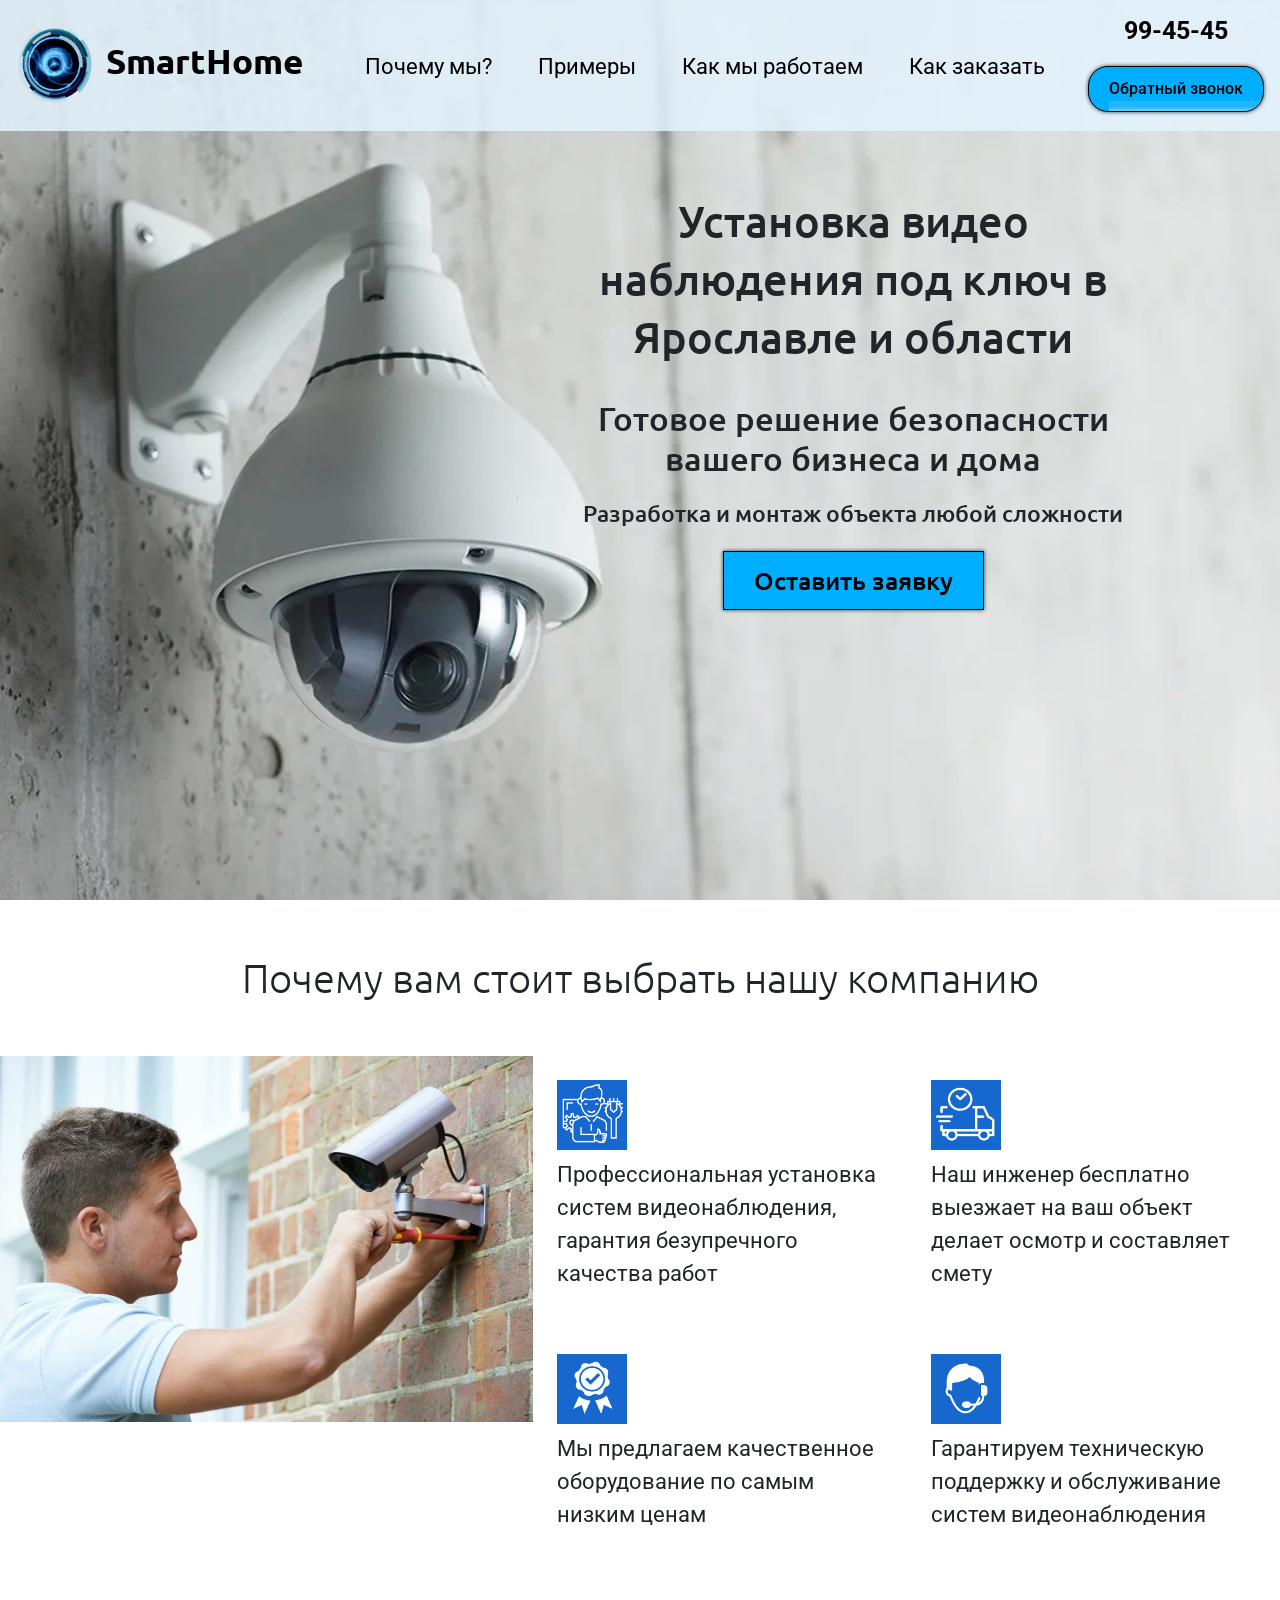
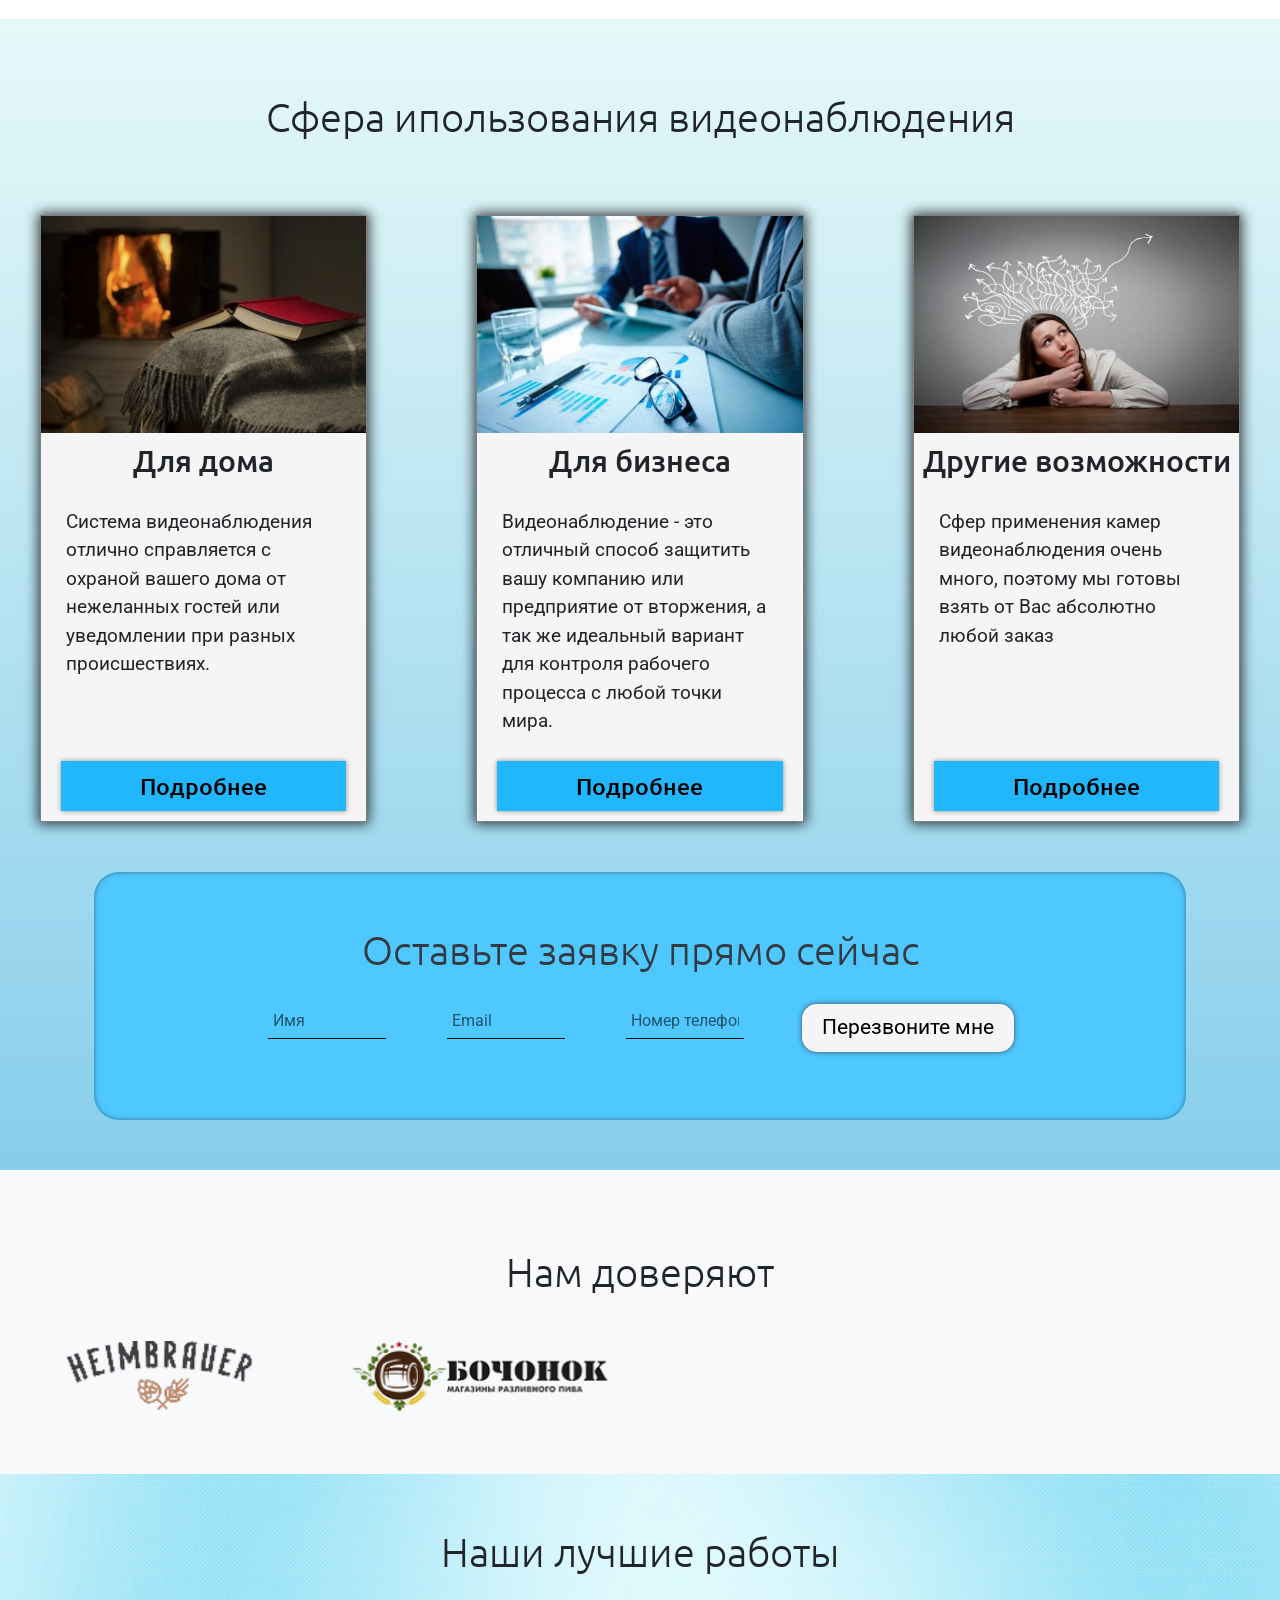
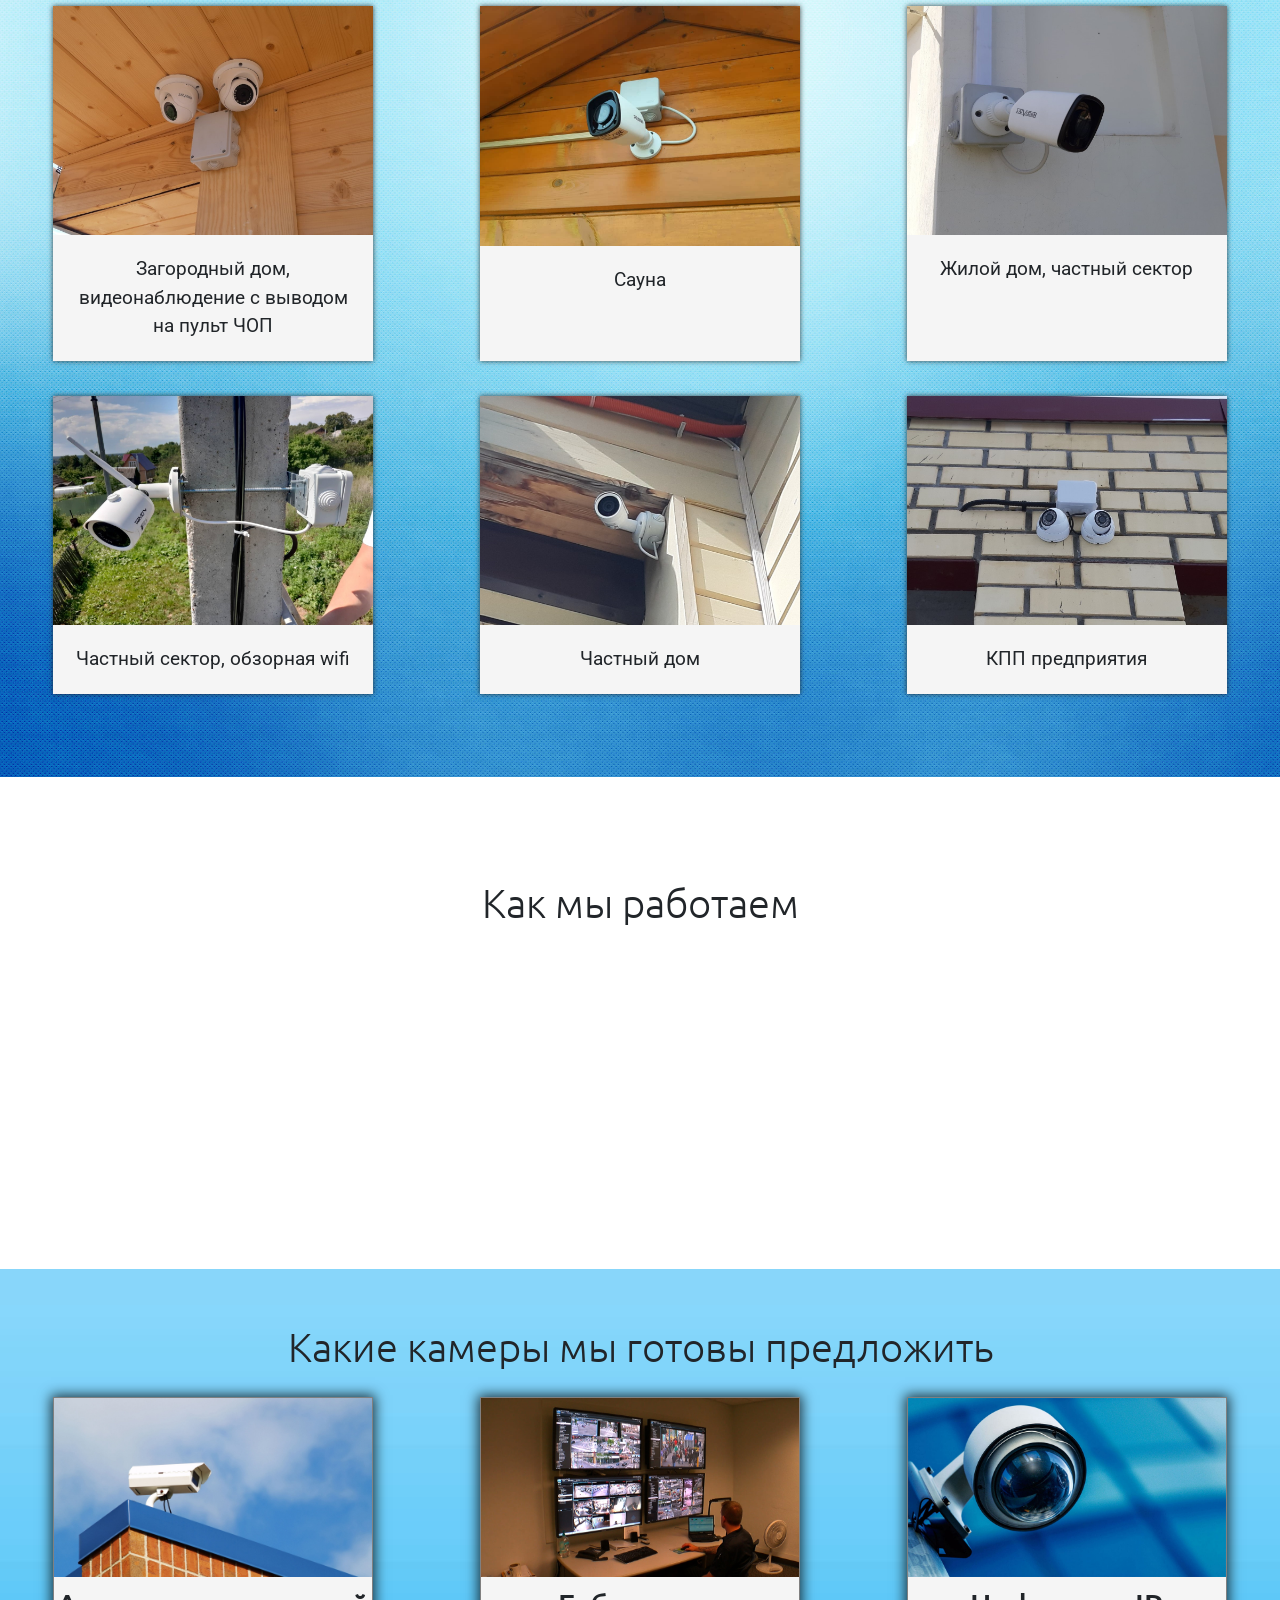
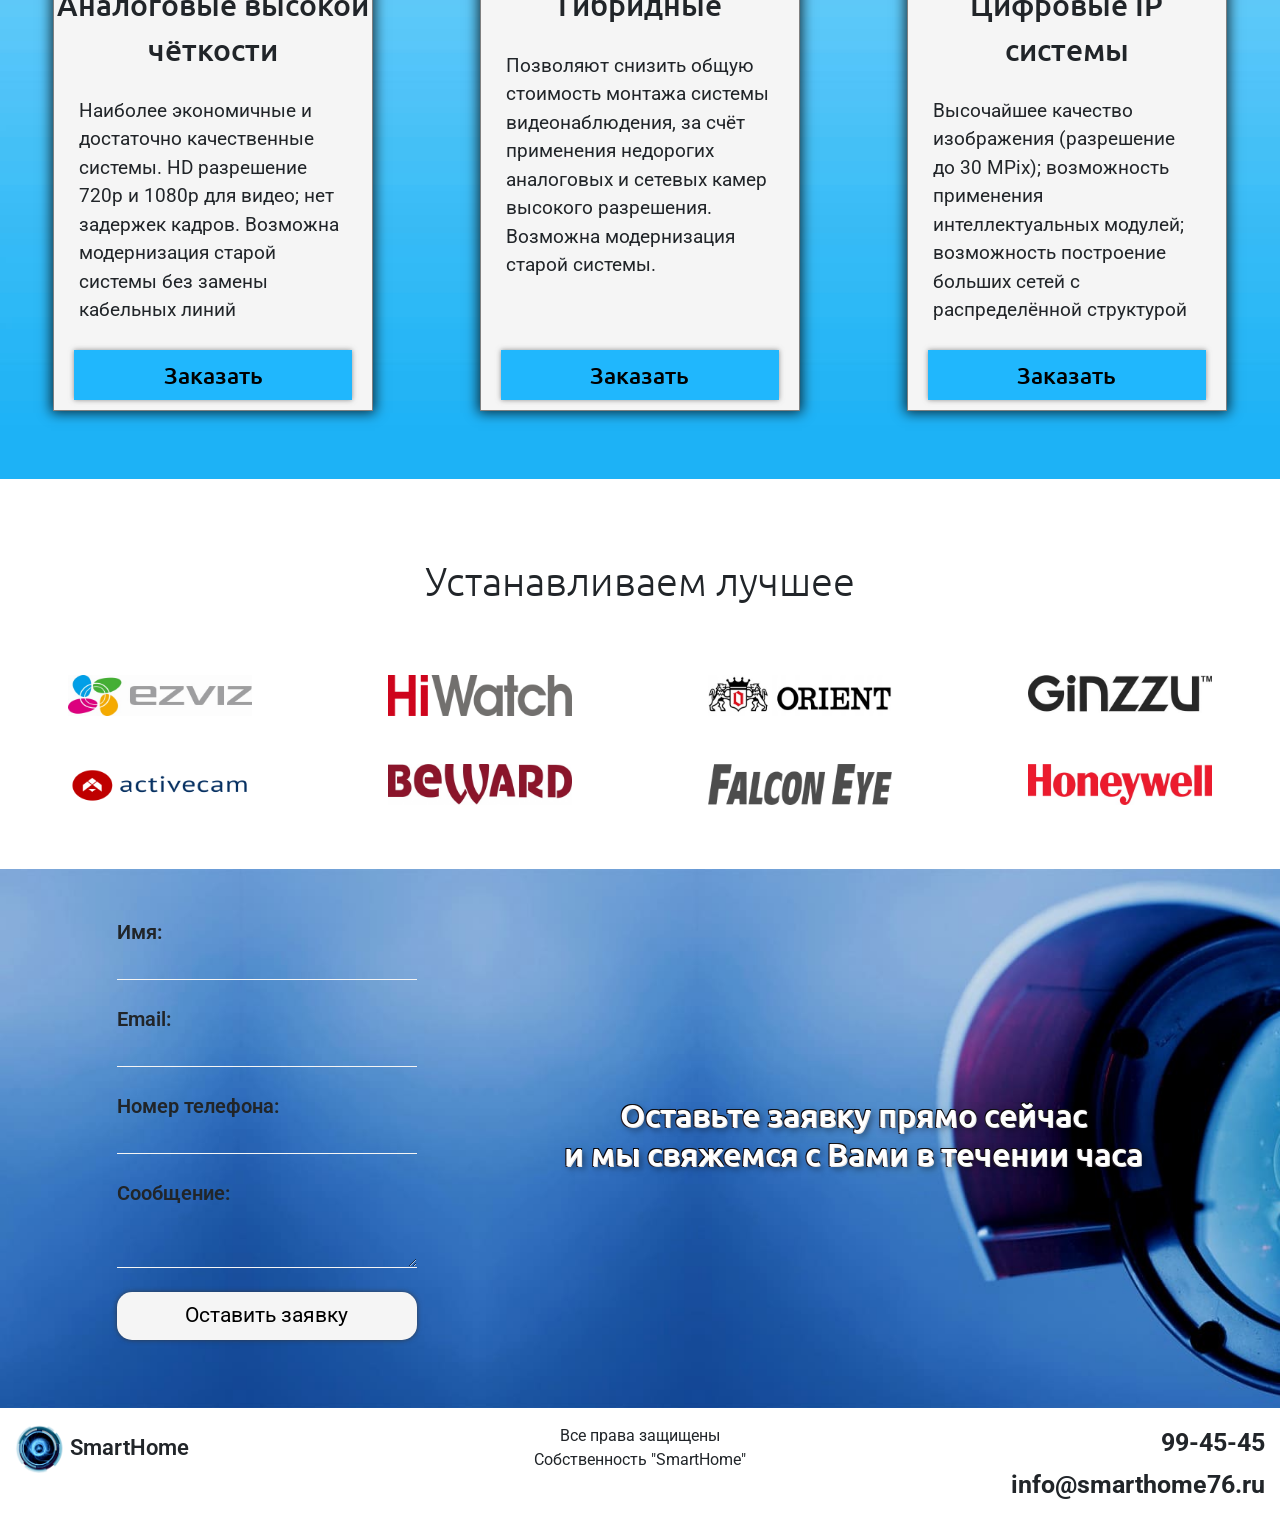
<file: index.html>
<!DOCTYPE html>
<html lang="en">
<head>
    <meta charset="UTF-8">
    <meta name="viewport" content="width=device-width, initial-scale=1.0">
    <meta http-equiv="X-UA-Compatible" content="ie=edge">
    <link rel="stylesheet" href="bootstrap/css/bootstrap.min.css">
    <link rel="stylesheet" href="style.css">
    <meta name="yandex-verification" content="1b8cf26444b8a616" />
    <title>Видеонаблюдение ярославль</title>
</head>
<body>

        <div class="modal fade" id="exampleModal" tabindex="-1" role="dialog" aria-labelledby="exampleModalLabel" aria-hidden="true">
            <div class="modal-dialog" role="document">
                <div class="modal-content">
                <div class="modal-header">
                    <h5 class="modal-title" id="exampleModalLabel">Обратный звонок</h5>
                    <button type="button" class="close" data-dismiss="modal" aria-label="Close">
                    <span aria-hidden="true">&times;</span>
                    </button>
                </div>
                <div class="modal-body">
                        <form id="formModal" action="mail.php" method="POST">
                            <label class="modalLabel" for="">
                                <input type="text" class="modalInput" placeholder="Имя" name="user_name">
                            </label>
                            <label class="modalLabel" for="">
                                <input type="text" class="modalInput" placeholder="Номер" name='user_phone'>
                            </label>
                            <label class="modalLabel" for="">
                                <input type="email" class="modalInput" placeholder="Email (по желанию)" name="user_email">
                            </label>
                        </form>
                        <small>*Все данные не сохраняются и не используются в будущем</small>
                </div>
                <div class="modal-footer pl-3">
                    <button type="button" class="btn btn-secondary" data-dismiss="modal">Закрыть</button>
                    <button type="submit" class="btn btn-primary" form="formModal">Отправить</button>
                </div>
                </div>
            </div>
        </div>

        <div class="modal fade" id="exampleModal1" tabindex="-1" role="dialog" aria-labelledby="exampleModalLabel" aria-hidden="true">
            <div class="modal-dialog" role="document">
                <div class="modal-content">
                <div class="modal-header">
                    <h5 class="modal-title" id="exampleModalLabel">Оставить заявку</h5>
                    <button type="button" class="close" data-dismiss="modal" aria-label="Close">
                    <span aria-hidden="true">&times;</span>
                    </button>
                </div>
                <div class="modal-body">
                        <form id="formModal1" action="mailFull.php" method="POST">
                            <label class="modalLabel" for="">
                                <input type="text" class="modalInput" placeholder="Имя" name="user_name">
                            </label>
                            <label class="modalLabel" for="">
                                <input type="text" class="modalInput" placeholder="Номер" name="user_phone">
                            </label>
                            <label class="modalLabel" for="">
                                <input type="email" class="modalInput" placeholder="Email (по желанию)" name="user_email">
                            </label>
                            <textarea type="text" class="modalInput mb-4" rows="2" placeholder="Текст сообщения" name="user_text"></textarea>
                        </form>
                        <small>*Все данные не сохраняются и не используются в будущем</small>
                </div>
                <div class="modal-footer pl-5">
                    <button type="button" class="btn btn-secondary" data-dismiss="modal">Закрыть</button>
                    <button type="submit" class="btn btn-primary" form="formModal1">Отправить</button>
                </div>
                </div>
            </div>
        </div>

    <nav class="navbar navbar-light navbar-expand-lg navbar-light fixed-top px-3 py-1" style="background-color: #e3f2fdda;">
        <a class="navbar-brand" style="color: black" href="#"><img class="navbarFoto" src="img/logo3.png" alt="Логотип">SmartHome</a>
        <button class="navbar-toggler" type="button" data-toggle="collapse" data-target="#navbarText" aria-controls="navbarText" aria-expanded="false" aria-label="Toggle navigation">
            <span class="navbar-toggler-icon"></span>
        </button>
        <div class="collapse navbar-collapse ml-2" id="navbarText">
            <ul class="navbar-nav mr-auto mb-2" id="menu">
                <a class="nav-link" href="#about">Почему мы?</a>
                <a class="nav-link" href="#job">Примеры</a>
                <a class="nav-link" href="#price">Как мы работаем</a>
                <a class="nav-link" href="#fonForm">Как заказать</a>
            </ul>
            <div class="navbar-text text-center">
                <p class="number">99-45-45</p>
                <div class="myBtn navBtn" data-toggle="modal" data-target="#exampleModal">Обратный звонок <div class="line"><div class="lineIn1"></div><div class="lineIn2"></div></div></div>
            </div>
        </div>
    </nav>

    <div class="container-fluid" id="header">
        <div class="row">
            <div class="col-md-5 col-sm-5 col-0">

            </div>
            <div class="col-md-6 col-sm-7 col-12 text-center pt-5 mt-5">
                <div id="mainTitle"><h1 class="pt-5 mt-5 pb-4">Установка видео<wbr>наблюдения под ключ в Ярославле и области</h1>
                <h3>Готовое решение безопасности вашего бизнеса и дома</h3>
                <h5>Разработка и монтаж объекта любой сложности</h5>
                <p class="myBtn mainBlock" data-toggle="modal" data-target="#exampleModal1">Оставить заявку</p></div>
            </div>

        </div>
    </div>

    <div class="container-fluid py-5" id="about">
        <div class="row justify-content-center pb-5 titleSection text-center">
            Почему вам стоит выбрать нашу компанию
        </div>
        <div class="row">
            <div class="col-md-5 p-0">
                <img src="img/AboutUs.jpg" width="100%" alt="">
                <span id="target1"></span>
            </div>
            <div class="col-md-7">
                <div class="row">
                    <div class="col-md-6 text-left p-4 blockLeft">
                        <img src="img/why1.jpg" alt="" class="" width="70px" height="70px">
                        <p class="whyText">Профессиональная установка систем видеонаблюдения, гарантия безупречного качества работ</p>
                    </div>
                    <div class="col-md-6 text-left p-4 blockLeft">
                        <img src="img/why2.jpg" alt="" class="" width="70px" height="70px">
                        <p class="whyText">Наш инженер бесплатно выезжает на ваш объект делает осмотр и составляет смету</p>
                    </div>
                </div>
                <div class="row">
                    <div class="col-md-6 text-left p-4 blockLeft">
                        <img src="img/why3.jpg" alt="" class="" width="70px" height="70px">
                        <p class="whyText">Мы предлагаем качественное оборудование по самым низким ценам</p>
                    </div>
                    <div class="col-md-6 text-left p-4 blockLeft">
                        <img src="img/why4.jpg" alt="" class="" width="70px" height="70px">
                        <p class="whyText">Гарантируем техническую поддержку и обслуживание систем видеонаблюдения</p>
                    </div>
                </div>
                </div>
            </div>
        </div>
    </div>

    <div class="container-fluid placeInclude">
        <div class="row justify-content-center py-5 titleSection text-center">
            Сфера ипользования видео<wbr>наблюдения
        </div>
        <div class="row justify-content-around">
                <div class="col-xl-3 blockSpecially p-0">
                    <span id="target2"></span>
                    <img src="img/spec.jpg" alt="" width="100%">
                    <div class="SpeciallyTitle">
                        Для дома
                    </div>
                    <div class="SpeciallyText">
                        Система видеонаблюдения отлично справляется с охраной вашего дома от нежеланных гостей или уведомлении при разных происшествиях.
                    </div>
                    <a class="SpecBottom mt-auto" href="#fonForm">Подробнее</a>
                </div>
                <div class="col-xl-3 blockSpecially p-0">
                    <img src="img/spec1.jpg" alt="" width="100%">
                    <div class="SpeciallyTitle">
                        Для бизнеса
                    </div>
                    <div class="SpeciallyText">
                        Видеонаблюдение - это отличный способ защитить вашу компанию или предприятие от вторжения, а так же идеальный вариант для контроля рабочего процесса с любой точки мира.
                    </div>
                    <a class="SpecBottom mt-auto" href="#fonForm">Подробнее</a>
                </div>
                <div class="col-xl-3 blockSpecially p-0">
                    <img src="img/spec2.jpg" alt="" width="100%">
                    <div class="SpeciallyTitle">
                        Другие возможности
                    </div>
                    <div class="SpeciallyText">
                        Сфер применения камер видеонаблюдения очень много, поэтому мы готовы взять от Вас абсолютно любой заказ
                    </div>
                    <a class="SpecBottom mt-auto" href="#fonForm">Подробнее</a>
                </div>
        </div>
        <div class="row justify-content-center">
            <div class="col-md-10 formBlock py-5">
                <div class="row justify-content-center titleSection text-dark pb-4 text-center">
                    Оставьте заявку прямо сейчас
                </div>
                <div class="row">
                    <div class="col-md-12">
                        <form method="POST" action="mail.php">
                            <div class="form-row justify-content-center">
                                <div class="col-md-2 text-center">
                                <input type="text" class="formPole" placeholder="Имя" name="user_name">
                                </div>
                                <div class="col-md-2 text-center">
                                <input type="email" class="formPole" placeholder="Email" name="user_email">
                                </div>
                                <div class="col-md-2 text-center">
                                <input type="number" class="formPole" placeholder="Номер телефона" name="user_phone">
                                </div>
                                <div class="col-md-3 text-center">
                                <button class="formBtn">Перезвоните мне</button>
                                </div>
                            </div>
                            </form>
                    </div>
                </div>
            </div>
        </div>
    </div>

    <div class="container-fluid bg-light py-5">
        <div class="row justify-content-center titleSection py-4 text-center">
            Нам доверяют
        </div>
        <div class="row justify-content-around">
            <div class="col-xl-3 col-sm-6 text-center blockPartner">
                <img src="img/apponent1.png" height="70px" alt="">
            </div>
            <div class="col-xl-3 col-sm-6 text-center blockPartner">
                <img src="img/apponent2.png" height="70px" alt="">
            </div>
            <div class="col-xl-3 col-sm-6 text-center blockPartner">
                <img src="img/apponent3.png" height="70px" alt="">
            </div>
            <div class="col-xl-3 col-sm-6 text-center blockPartner">
                <img src="img/apponent4.png" height="70px" alt="">
            </div>
            <span id="target3"></span>
        </div>
    </div>

    <div class="container-fluid py-5" id="job">
        <div class="row justify-content-center titleSection pb-4 text-center">
            Наши лучшие работы
        </div>
        <div class="row justify-content-around">
            <div class="col-md-3 blockJob">
                <div class="jobFoto">
                    <img src="img/jobs/1.jpg" width="100%" alt="">
                </div>
                <div class="jobText">
                    Загородный дом, видеонаблюдение с выводом на пульт ЧОП
                </div>
            </div>
            <div class="col-md-3 blockJob">
                <div class="jobFoto">
                    <img src="img/jobs/2.jpg" width="100%" alt="">
                </div>
                <div class="jobText">
                    Сауна
                </div>
            </div>
            <div class="col-md-3 blockJob">
                <div class="jobFoto">
                    <img src="img/jobs/3.jpg" width="100%" alt="">
                </div>
                <div class="jobText">
                    Жилой дом, частный сектор
                </div>
            </div>
        </div>
        <div class="row justify-content-around">
            <div class="col-md-3 blockJob">
                <div class="jobFoto">
                    <img src="img/jobs/4.jpg" width="100%" alt="">
                </div>
                <div class="jobText">
                    Частный сектор, обзорная wifi
                </div>
            </div>
            <div class="col-md-3 blockJob">
                <div class="jobFoto">
                    <img src="img/jobs/5.jpg" width="100%" alt="">
                </div>
                <div class="jobText">
                    Частный дом
                </div>
            </div>
            <div class="col-md-3 blockJob">
                <div class="jobFoto">
                    <img src="img/jobs/6.jpg" width="100%" alt="">
                </div>
                <div class="jobText">
                    КПП предприятия
                </div>
            </div>
        </div>
    </div>

    <div class="container-fluid py-5 pt-3" id="price">
        <div class="row justify-content-center titleSection py-5 text-center">
            Как мы работаем
        </div>
        <div class="row justify-content-around" id="steps">
                <div class="col-lg-1" id="stub">
                        &#160;<br>&#160;<br>&#160;<br>&#160;<br>&#160;<br>&#160;<br>&#160;<br>&#160;<br>&#160;<br>&#160;<br>
                    </div>
            <div class="colMini col-lg-2 col-6 text-center">
                <img src="img/steps/phone.svg" width="40%" alt="">
                <p class="stepText">Оставьте заявку на сайте или позвоните нам на прямую</p>
                <span class="colBlock" id="c0"></span>
            </div>
            <div class="colMini col-lg-2 col-6 text-center">
                <img src="img/steps/truck.svg" width="40%" alt="">
                <p class="stepText">Наши мастера бесплатно доедут до Вас для установки камер</p>
                <span class="colBlock" id="c1"></span>
            </div>
            <div class="colMini col-lg-2 col-6 text-center">
                <img src="img/steps/document.svg" width="40%" alt="">
                <p class="stepText">Предоставим полный и подробный прайс-лист для подписания</p>
                <span class="colBlock" id="c2"></span>
            </div>
            <div class="colMini col-lg-2 col-6 text-center">
                <img src="img/steps/prototype.svg" width="40%" alt="">
                <p class="stepText">В кратчайшее время проводим монтаж и настройку всего оборудования</p>
                <span class="colBlock" id="c3"></span>
            </div>
            <div class="colMini col-lg-2 col-6 text-center">
                <img src="img/steps/school.svg" width="40%" alt="">
                <p class="stepText">Покажем и научим пользоваться всем новым оборудованием</p>
                <span class="colBlock" id="c4"></span>
            </div>
            <div class="col-lg-1" id="stub2">
                &#160;<br>&#160;<br>&#160;<br>&#160;<br>&#160;<br>&#160;<br>&#160;<br>&#160;<br>&#160;<br>&#160;<br>
            </div>
        </div>
    </div>
    <span id="target4"> </span>

    <div class="container-fluid py-5" id="camers">
        <div class="row justify-content-center titleSection text-center">
            Какие камеры мы готовы предложить
        </div>
        <div class="row justify-content-around">
            <div class="col-xl-3 blockSpecially p-0">
                <img src="img/camera1.jpg" alt="" width="100%">
                <div class="SpeciallyTitle">
                    Аналоговые высокой чёткости
                </div>
                <div class="SpeciallyText">
                        Наиболее экономичные и достаточно качественные системы. HD разрешение 720р и 1080р для видео; нет задержек кадров. Возможна модернизация старой системы без замены кабельных линий
                </div>
                <a class="SpecBottom mt-auto" href="#fonForm">Заказать</a>
            </div>
            <div class="col-xl-3 blockSpecially p-0">
                <img src="img/camera2.jpg" alt="" width="100%">
                <div class="SpeciallyTitle">
                    Гибридные
                </div>
                <div class="SpeciallyText">
                        Позволяют снизить общую стоимость монтажа системы видеонаблюдения, за счёт применения недорогих аналоговых и сетевых камер высокого разрешения. Возможна модернизация старой системы.
                </div>
                <a class="SpecBottom mt-auto" href="#fonForm">Заказать</a>
            </div>
            <div class="col-xl-3 blockSpecially p-0">
                <img src="img/camera3.jpg" alt="" width="100%">
                <div class="SpeciallyTitle">
                    Цифровые IP системы
                </div>
                <div class="SpeciallyText">
                        Высочайшее качество изображения (разрешение до 30 MPix); возможность применения интеллектуальных модулей; возможность построение больших сетей с распределённой структурой
                </div>
                <a class="SpecBottom mt-auto" href="#fonForm">Заказать</a>
            </div>
        </div>
    </div>

    <div class="container-fluid py-5">
        <div class="row justify-content-center pt-4 pb-5 titleSection text-center">
            Устанавливаем лучшее
        </div>
        <div class="row justify-content-around">
            <div class="col-md-2 m-3">
                <img src="img/mark1.jpg" alt="" width="100%">
            </div>
            <div class="col-md-2 m-3">
                <img src="img/mark2.png" alt="" width="100%">
            </div>
            <div class="col-md-2 m-3">
                <img src="img/mark3.jpg" alt="" width="100%">
            </div>
            <div class="col-md-2 m-3">
                <img src="img/mark6.jpg" alt="" width="100%">
            </div>
        </div>
        <div class="row justify-content-around mt-3">
            <div class="col-md-2 m-3">
                <img src="img/mark7.png" alt="" width="100%">
            </div>
            <div class="col-md-2 m-3">
                <img src="img/mark8.jpg" alt="" width="100%">
            </div>
            <div class="col-md-2 m-3">
                <img src="img/mark5.png" alt="" width="100%">
            </div>
            <div class="col-md-2 m-3">
                <img src="img/mark10.jpg" alt="" width="100%">
            </div>
        </div>
    </div>

    <div class="container-fluid py-5" id="fonForm">
        <div class="row">
            <div class="col-md-1"></div>
            <div class="col-md-3 order-2" id="order">
                <form class="footerForm" action="mailFull.php" method="POST">
                    <div class="form-row flex-column">
                        <p class="mb-0 formText">Имя:</p>
                        <input type="text" class="formPole1 mb-4" name="user_name">
                        <p class="mb-0 formText">Email:</p>
                        <input type="text" class="formPole1 mb-4" name="user_email">
                        <p class="mb-0 formText">Номер телефона:</p>
                        <input type="text" class="formPole1 mb-4" name="user_phone">
                        <p class="mb-0 formText">Сообщение:</p>
                        <textarea class="formPole1 mb-4" name="user_text" rows="2"></textarea>
                        <button class="formBtn">Оставить заявку</button>
                    </div>
                </form>
                <span id="target5"></span>
            </div>
            <div class="col-md-8 order-3 text-center my-auto text-white footerTitle">
                <h2>Оставьте заявку прямо сейчас <br> и мы свяжемся с Вами в течении часа</h2>
            </div>
        </div>
    </div>

    <div class="container-fluid">
        <div class="row footer py-3">
            <div class="col-md-4 mb-3" id="footerLogo">
                <p class="footerBrand"><img src="img/logo3.png" width="50px" height="50px" alt=""> SmartHome</p>
            </div>
            <div class="col-md-4 text-center">
                <p>Все права защищены</p>
                <p>Собственность "SmartHome"</p>
            </div>
            <div class="col-md-4 text-right footerContact">
                <p>99-45-45</p>
                <p>info@smarthome76.ru</p>
            </div>
        </div>
    </div>
    <script src="jquery-1.11.0.js"></script>
    <script src="bootstrap/js/bootstrap.min.js"></script>
    <script>
        let flagColor = true;
$('.navbar-toggler').click(function (e) { 
    if (!flagColor){
        document.querySelector('.navbar-light').style.backgroundColor = "#e3f2fdda";
        flagColor = !flagColor;
    }else{
        document.querySelector('.navbar-light').style.backgroundColor = "#e3f2fd";
        flagColor = !flagColor;
    }
});
    </script>
    <script src="script.js"></script>
</body>
</html>
</file>
<file: style.css>
@import url('https://fonts.googleapis.com/css?family=Roboto|Ubuntu:500&display=swap');
/* modal */
.modalLabel{
    display: block;
    margin-bottom: 25px;
}
.modalInput{
    background-color: transparent;
    border: none;
    border-bottom: 1px solid gray;
    width: 60%;
    padding: 5px;
    outline: none;
    transition: .7s;
}
.modalInput:hover{
    width: 65%; 
}
.modalInput:focus{
    width: 65%;
    border-bottom: 2px solid gray;
}

#camers{
    background: url('img/fon4.jpg');
    background-size: cover;
    background-position-y: top;
}
.whyText{
    font-size: 22px;
    padding-top: 8px;
    font-family: 'Roboto', sans-serif;
}
nav{
    transition: .6s;
}
.navHide{
    background-color: rgba(255, 255, 255, 0.856);
    transform: translateY(-5px);
}
#header{
    background: url('img/fon1.jpg');
    height: 100vh;
    background-size: cover;
}
@media(max-width: 950px){
    #header{
        height: 100%;
    }
    #mainTitle h1{
        padding-top: 25px !important;
        margin-top: 0px !important;
    }
}
@media(max-width: 768px){
    #header{
        background: url('img/mobileFon.jpg');
        background-position: center;
    }
}
@media(max-width: 576px){
    #mainTitle h1,
    #mainTitle h3,
    #mainTitle h5{
    text-shadow: 1px 1px #e6e6e6, 1px -1px #e6e6e6, -1px 1px #e6e6e6, -1px -1px #e6e6e6, 3px 3px 6px rgba(0,0,0,.5);
    letter-spacing: 2px;
    }
}
@media(max-width: 450px){
    #header{
        background-size: cover;
    }
}
.whiteFon{
    background-color: rgba(255, 255, 255, 0.8);
}
.titleSection{
    font-size: 40px;
    font-weight: 100;
    font-family: 'Ubuntu', sans-serif;
    padding-left: 15px;
    padding-right: 15px; 
}
.navbar-brand{
    font-size: 35px !important;
    font-weight: 600;
    font-family: 'Ubuntu', sans-serif;
}
.navbarDark{
    color: black !important;
}
.navbarFoto{
    width: 80px;
    height: 80px;
    margin-right: 10px;
}
@media(max-width: 382px){
    .navbar-brand{
        font-size: 25px !important;
    }
    .navbarFoto{
        width: 60px;
        height: 60px;
    }
}
.nav-link{
    margin-top: 10px;
    font-size: 22px;
    margin-left: 30px;
    font-family: 'Roboto', sans-serif;
    color: black !important;
}
.number{
    font-size: 25px;
    font-weight: 700;
    color: black;
}
.myBtn{
    border: 1px solid black;
    padding: 10px 20px;
    display: inline;
    cursor: pointer;
    box-shadow: 0px 0px 4px 0px rgba(0,0,0,0.75);
    color: black;
    font-weight: 500;
    overflow: hidden !important;
    display: inline-block;
    background-color: #00aeff;
    position: relative;
}
.line{
    width: 100%;
    height: 30px;
    background-color: rgba(255, 255, 255, 0.3);
    animation: line 2.3s linear infinite;
    position: absolute;
}
.lineIn1{
    position: absolute;
    top: 0px;
    left: 0px;
    width: 100%;
    height: 10px;
    background: linear-gradient(0deg, rgba(255,255,255,0.2) 0%, rgb(0, 174, 255, 0.6) 41%);
}
.lineIn2{
    bottom: 0px;
    right: 0px;
    width: 100%;
    height: 10px;
    background: linear-gradient(180deg, rgba(255,255,255, 0.2) 0%, rgb(0, 174, 255, 0.6) 41%);
    position: absolute;
}
@keyframes line{
    0%{
        transform: translateX(0px) rotateZ(-45deg);
    }
    29%{
        transform: translateX(150px) rotateZ(-45deg);
    }
    50%{
        transform: translateX(-10000000000px) rotateZ(-45deg);
    }
    71%{
        transform: translateX(-150px) rotateZ(-45deg);
    }
    100%{
        transform: translateX(0px) rotateZ(-45deg);
    }
}
.navBtn{
    font-size: 16px;
    transition: .6s;
    border-radius: 20px;
}
.navBtn:hover{
    transform: translateY(-7px);
}
.mainBlock{
    font-size: 25px;
    padding: 10px 30px;
    transition: .6s;
}
#mainTitle{
    font-family: 'Ubuntu', sans-serif;
}
#mainTitle > h1{
    font-size: 43px !important;
    line-height: 1.35;
}

#mainTitle > h3{
    font-size: 33px;
    padding-bottom: 15px;
}

#mainTitle > h5{
    font-size: 23px;
    padding-bottom: 15px;
}
@media(max-width: 400px){
    #mainTitle > h1{
        font-size: 38px !important;
        line-height: 1.35;
    }
}
.mainBlock:hover{
    border-radius: 20px;
    box-shadow: 0px 11px 23px 0px rgba(0,0,0,0.75);
    transform: translateY(-5px);
}
.titlePlus{
    font-weight: 600;
    font-size: 27px;
}
.blockPlus{
    font-size: 16px;
    margin: 50px 0px;
}
.blockSpecially{
    margin: 20px;
    box-shadow: 0px 0px 12px 2px rgba(0,0,0,0.75);
    background-color: whitesmoke;
    border: 1px solid gray;
    display: flex;
    flex-direction: column;
}
@media(max-width: 1200px){
    .blockSpecially{
        width: 70%;
    }
}
@media(max-width: 600px){
    .blockSpecially{
        width: 100%;
        margin: 20px 0px;
    }
}
.placeInclude{
    background: url('img/fon2.jpg');
    background-size: cover;
    padding: 20px 0px;
}
.SpeciallyTitle{
    text-align: center;
    padding-top: 5px;
    font-size: 30px;
    font-weight: 500;
    font-family: 'Ubuntu', sans-serif;
}
.SpeciallyText{
    padding: 25px;
    font-size: 19px;
    font-family: 'Roboto', sans-serif;
}
.footerTitle{
    font-family: 'Ubuntu', sans-serif;
    color: white;
    text-shadow: 1px 1px #e6e6e6, 1px -1px #161416, -1px 1px #292029, -1px -1px #050205, 3px 3px 6px rgba(0,0,0,.5);
}
.SpecBottom{
    margin: 10px 20px;
    background-color: rgb(32, 183, 253);
    text-align: center;
    padding: 8px 0px;
    box-shadow: 0px 0px 5px 0px rgba(109, 109, 109, 0.75);
    transition: .6s;
    cursor: pointer;
    color: black;
    font-size: 23px;
    font-weight: 500;
    font-family: 'Ubuntu', sans-serif;
}
.SpecBottom:hover{
    background-color: rgb(0, 174, 255);
    text-align: center;
    padding: 8px 0px;
    color: black;
    text-decoration: none;
    transform: translateY(-5px);
    box-shadow: 0px 3px 8px 0px rgba(109, 109, 109, 0.75);
}
.blockForm{
    background-color: #00296B;
}
.formPole{
    background-color: transparent;
    border: none;
    border-bottom: 1px solid black;
    width: 70%;
    transition: .6s;
    color: black;
    outline: none;
    padding: 5px;
    margin-bottom: 25px;
}
.formPole::-moz-placeholder { color: rgba(0, 0, 0, 0.534); }
.formPole::-webkit-input-placeholder { color: rgba(0, 0, 0, 0.575); }
.formPole:hover,
.formPole:active{
    width: 90%;
}
.formPole:focus{
    border-bottom: 2px solid black;
    width: 90%;
}
.formBtn{
    border: none;
    padding: 8px 20px;
    font-size: 21px;
    background-color: whitesmoke;
    border-radius: 15px;
    box-shadow: 0px 0px 5px 0px rgba(53, 53, 53, 0.836);
    cursor: pointer;
    transition: .6s;
    margin-bottom: 20px;
    font-family: 'Roboto', sans-serif;
}
.formBtn:hover{
    box-shadow: 0px 4px 10px 0px rgba(39, 39, 39, 0.85);
    transform: translateY(-4px);
}
input::-webkit-outer-spin-button,
input::-webkit-inner-spin-button {
    /* display: none; <- Crashes Chrome on hover */
    -webkit-appearance: none;
    margin: 0; /* <-- Apparently some margin are still there even though it's hidden */
}
.AboutPoint{
    font-weight: 600;
    font-size: 20px;
    cursor: pointer;
    background-color: whitesmoke;
    margin: 0px;
    border-top: 1px solid black;
    border-left: 1px solid black;
    border-right: 1px solid black;
    padding: 10px;
    position: relative;
}
.activePoint{
    background-color: rgb(19, 18, 15) !important;
}
.AboutPoint > span{
    position: absolute;
    width: 100%;
    height: 100%;
    top: 0px;
    left: 0px;
}
.AboutPoint + p{
    padding: 10px;
    box-shadow: inset 0px 0px 5px 0px rgba(109, 109, 109, 0.75);
    margin: 0px;
}
#job{
    background: url('img/fon3.jpg');
    background-size: cover;
    background-position-y: top;
}
.blockJob{
    box-shadow: 0px 0px 5px 0px rgba(34, 34, 34, 0.836);
    padding: 0px !important;
    background-color: whitesmoke;
    margin-bottom: 35px;
}
.jobFoto{
    transition: .6s;
    overflow: hidden;
}
.blockJob > .jobFoto > img{
    transition: .6s;
}
.blockJob:hover > .jobFoto > img{
    transform: scale(1.1);
}
.jobText{
    padding: 20px;
    font-size: 19px;
    font-family: 'Roboto', sans-serif;
    text-align: center;
}
.appTitle{
    padding-top: 10px;
    font-size: 25px;
    font-weight: 500;
    font-family: 'Roboto', sans-serif;
}
.stepText, .stepText + p{
    font-size: 18px;
    padding-top: 10px;
    font-weight: 600;
}
#fonForm{
    background: url('img/fonForm.jpg');
    background-size: cover;
    height: 100%;
}
.formPole1{
    background: transparent;
    border: none;
    border-bottom: 1px solid whitesmoke;
    outline: none;
    font-size: 18px;
    color: whitesmoke;
    padding: 5px;
    padding-bottom: 0px;
}
.formText{
    font-weight: 600;
    font-size: 20px;
}
.footer p{
    margin: 0px;
}
.footerBrand{
    font-size: 22px;
    font-weight: 600;
}
.footerContact{
    font-size: 25px;
    font-weight: 700;
}
.footerContact p{
    padding-bottom: 5px;
}
.mapOut{
    position: relative;
}
.mapIn{
    position: absolute;
    padding: 15px;
    background-color: rgb(236, 236, 236);
    left: 70%;
    height: 100%;
    width: 23%;
}
.colMini{
    position: relative;
}
.colBlock{
    position: absolute;
    top: 0px;
    left: 0px;
    width: 100%;
    height: 100%;
}
.colRight{
    width: 10%;
}

.formBlock{
    margin: 30px 0px;
    background-color: rgb(79, 199, 255);
    box-shadow: inset 0px 0px 5px 0px rgba(0,0,0,0.45);
    border-radius: 25px;
    transition: .9s;
    animation: shadow 1s ease-in-out infinite;
    animation-direction: alternate; 
}
.formBlock:hover{
    animation: none;
    box-shadow: 0px 0px 16px 3px rgba(0,0,0,0.75), inset 0px 0px 14px -7px rgba(0,0,0,0.75);
}

@keyframes shadow{
    0%{
        box-shadow: 0px 0px 16px 3px rgba(0,0,0,0.75), inset 0px 0px 14px -7px rgba(0,0,0,0.75);
    }
    100%{
        box-shadow: 0px 0px 8px 1px rgba(0,0,0,0.75), inset 0px 0px 8px 2px rgba(0,0,0,0.75);
    }
}

/* Анимации */
body{
    overflow-x: hidden;
}
.container-fluid{
    overflow: hidden;
}
.blockRight,.blockLeft{
    opacity: 0;
}
.fadeInLeft {
    animation: fadeInLeft .8s ease-in-out forwards;
}
@keyframes fadeInLeft {
    from {
        opacity: 0;
        transform: translate3d(-100%, 0, 0);
    }

    to {
        opacity: 1;
        transform: translate3d(0, 0, 0);
    }
}
@keyframes fadeInRight {
    from {
        opacity: 0;
        transform: translate3d(100%, 0, 0);
    }

    to {
        opacity: 1;
        transform: translate3d(0, 0, 0);
    }
} 
.fadeInRight {
    animation: fadeInRight .8s ease-in-out forwards;
}
@keyframes fadeInUp {
    from {
        opacity: 0;
        transform: translate3d(0, 100%, 0);
    }

    to {
        opacity: 1;
        transform: translate3d(0, 0, 0);
    }
}
  
.blockSpecially{
    opacity: 0;
}
.fadeInUp {
    animation: fadeInUp .8s ease-in-out forwards;
}
@keyframes zoomIn {
    from {
        opacity: 0;
        transform: scale3d(0.3, 0.3, 0.3);
    }

    100% {
        opacity: 1;
    }
}
.blockPartner{
    opacity: 0;
    padding: 15px;
}
.zoomIn {
    animation: zoomIn 1s ease-in-out forwards;   
}

.colMini{
    opacity: 0;
}
@keyframes flipInY {
    0% {
        transform: perspective(400px) rotate3d(0, 1, 0, 90deg);
        animation-timing-function: ease-in;
        opacity: 0;
    }

    40% {
        transform: perspective(400px) rotate3d(0, 1, 0, -20deg);
        animation-timing-function: ease-in;
    }

    60% {
        transform: perspective(400px) rotate3d(0, 1, 0, 10deg);
        opacity: 1;
    }

    80% {
        transform: perspective(400px) rotate3d(0, 1, 0, -5deg);
    }

    100% {
        transform: perspective(400px);
        opacity: 1;
    }
}
.flipInY {
    backface-visibility: visible !important;
    animation: flipInY 1s ease-in-out forwards;
}
.footerForm{
    opacity: 0;
}
@media(max-width: 760px){
    .blockRight,.blockLeft{
        opacity: 1;
    }
    .blockSpecially{
        opacity: 1;
    }
    .blockPartner{
        opacity: 1;
    }
    .colMini{
        opacity: 1;
    }
    .footerForm{
        opacity: 1;
    }
}
</file>
